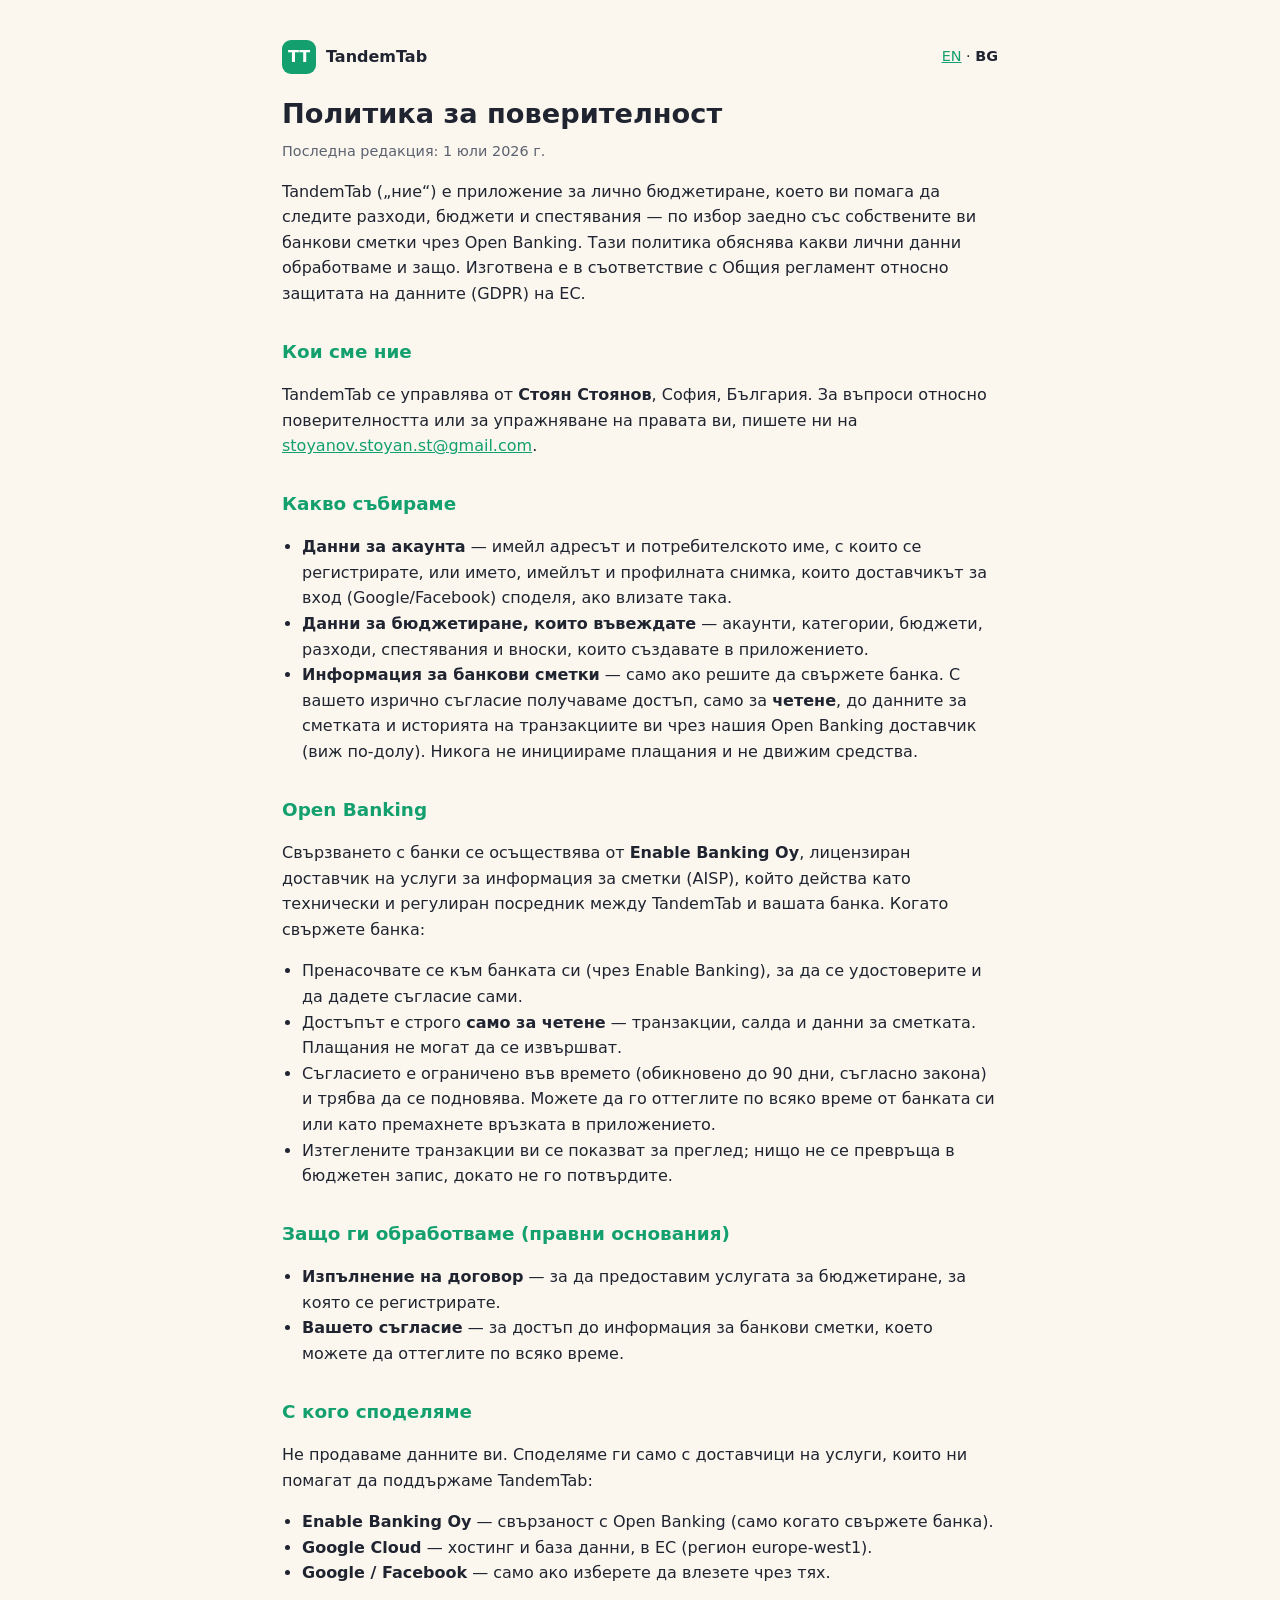
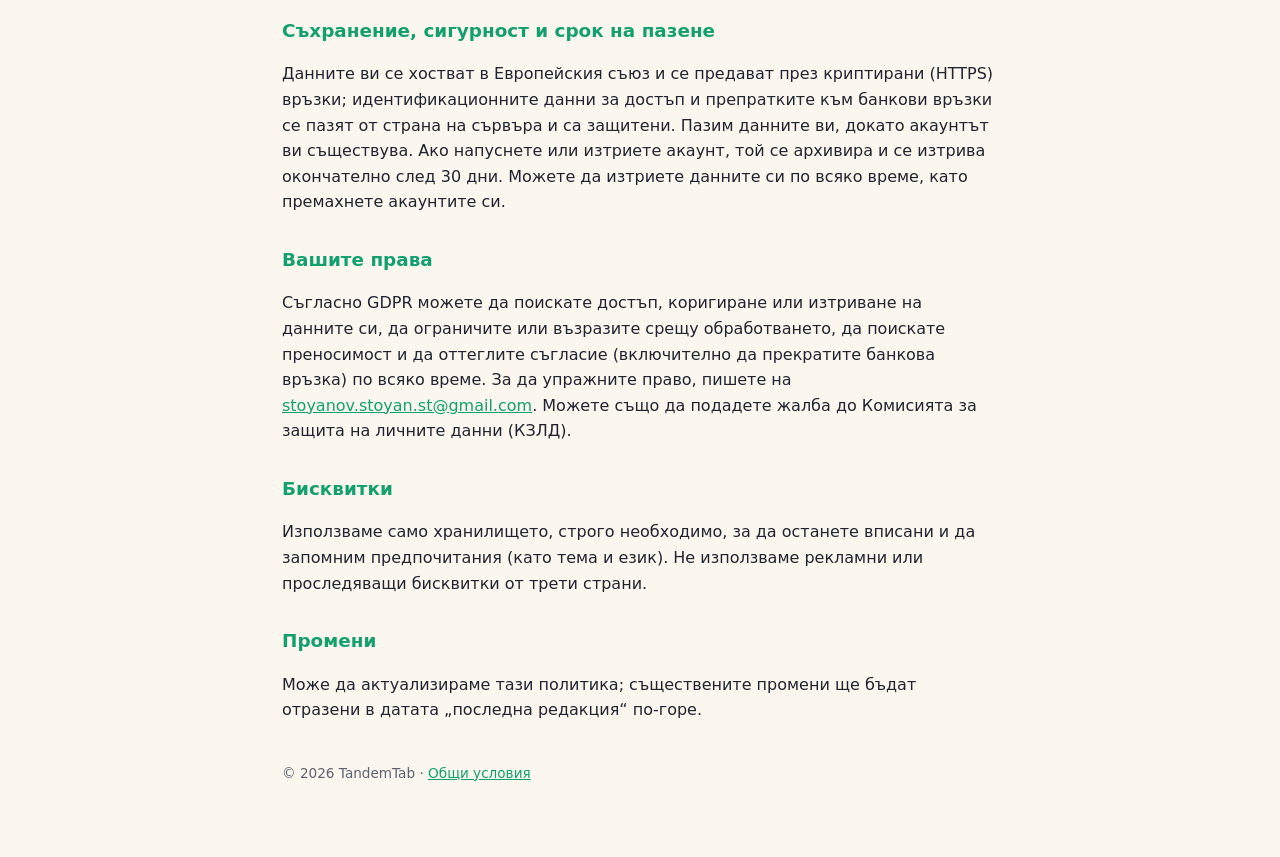
<file: src/FinApp.App.Web/wwwroot/privacy.bg.html>
<!DOCTYPE html>
<html lang="bg">
<head>
    <meta charset="utf-8" />
    <meta name="viewport" content="width=device-width, initial-scale=1" />
    <title>Политика за поверителност — TandemTab</title>
    <style>
        :root { --mint: #13a06e; --ink: #1f2430; --muted: #5b6270; --cream: #fbf7ef; --line: #e6e2d8; }
        * { box-sizing: border-box; }
        body { margin: 0; background: var(--cream); color: var(--ink); font-family: system-ui, -apple-system, "Segoe UI", Roboto, sans-serif; line-height: 1.6; }
        .wrap { max-width: 760px; margin: 0 auto; padding: 40px 22px 72px; }
        header { display: flex; align-items: center; gap: 10px; margin-bottom: 8px; }
        .logo { width: 34px; height: 34px; border-radius: 9px; background: var(--mint); color: #fff; display: grid; place-items: center; font-weight: 800; }
        .lang { margin-left: auto; font-size: .9rem; }
        h1 { font-size: 1.7rem; margin: 18px 0 4px; }
        h2 { font-size: 1.15rem; margin: 30px 0 8px; color: var(--mint); }
        .updated { color: var(--muted); font-size: .9rem; margin: 0 0 8px; }
        a { color: var(--mint); }
        ul { padding-left: 20px; }
        footer { margin-top: 40px; color: var(--muted); font-size: .85rem; }
    </style>
</head>
<body>
    <div class="wrap">
        <header><span class="logo">TT</span> <strong>TandemTab</strong>
            <span class="lang"><a href="/privacy.html">EN</a> · <strong>BG</strong></span></header>
        <h1>Политика за поверителност</h1>
        <p class="updated">Последна редакция: 1 юли 2026 г.</p>

        <p>TandemTab („ние“) е приложение за лично бюджетиране, което ви помага да следите разходи, бюджети и
        спестявания — по избор заедно със собствените ви банкови сметки чрез Open Banking. Тази политика обяснява
        какви лични данни обработваме и защо. Изготвена е в съответствие с Общия регламент относно защитата на
        данните (GDPR) на ЕС.</p>

        <h2>Кои сме ние</h2>
        <p>TandemTab се управлява от <strong>Стоян Стоянов</strong>, София, България. За въпроси относно
        поверителността или за упражняване на правата ви, пишете ни на
        <a href="mailto:stoyanov.stoyan.st@gmail.com">stoyanov.stoyan.st@gmail.com</a>.</p>

        <h2>Какво събираме</h2>
        <ul>
            <li><strong>Данни за акаунта</strong> — имейл адресът и потребителското име, с които се регистрирате, или
            името, имейлът и профилната снимка, които доставчикът за вход (Google/Facebook) споделя, ако влизате така.</li>
            <li><strong>Данни за бюджетиране, които въвеждате</strong> — акаунти, категории, бюджети, разходи,
            спестявания и вноски, които създавате в приложението.</li>
            <li><strong>Информация за банкови сметки</strong> — само ако решите да свържете банка. С вашето изрично
            съгласие получаваме достъп, само за <strong>четене</strong>, до данните за сметката и историята на
            транзакциите ви чрез нашия Open Banking доставчик (виж по-долу). Никога не инициираме плащания и не
            движим средства.</li>
        </ul>

        <h2>Open Banking</h2>
        <p>Свързването с банки се осъществява от <strong>Enable Banking Oy</strong>, лицензиран доставчик на услуги
        за информация за сметки (AISP), който действа като технически и регулиран посредник между TandemTab и вашата
        банка. Когато свържете банка:</p>
        <ul>
            <li>Пренасочвате се към банката си (чрез Enable Banking), за да се удостоверите и да дадете съгласие сами.</li>
            <li>Достъпът е строго <strong>само за четене</strong> — транзакции, салда и данни за сметката. Плащания
            не могат да се извършват.</li>
            <li>Съгласието е ограничено във времето (обикновено до 90 дни, съгласно закона) и трябва да се подновява.
            Можете да го оттеглите по всяко време от банката си или като премахнете връзката в приложението.</li>
            <li>Изтеглените транзакции ви се показват за преглед; нищо не се превръща в бюджетен запис, докато не го
            потвърдите.</li>
        </ul>

        <h2>Защо ги обработваме (правни основания)</h2>
        <ul>
            <li><strong>Изпълнение на договор</strong> — за да предоставим услугата за бюджетиране, за която се
            регистрирате.</li>
            <li><strong>Вашето съгласие</strong> — за достъп до информация за банкови сметки, което можете да
            оттеглите по всяко време.</li>
        </ul>

        <h2>С кого споделяме</h2>
        <p>Не продаваме данните ви. Споделяме ги само с доставчици на услуги, които ни помагат да поддържаме TandemTab:</p>
        <ul>
            <li><strong>Enable Banking Oy</strong> — свързаност с Open Banking (само когато свържете банка).</li>
            <li><strong>Google Cloud</strong> — хостинг и база данни, в ЕС (регион europe-west1).</li>
            <li><strong>Google / Facebook</strong> — само ако изберете да влезете чрез тях.</li>
        </ul>

        <h2>Съхранение, сигурност и срок на пазене</h2>
        <p>Данните ви се хостват в Европейския съюз и се предават през криптирани (HTTPS) връзки; идентификационните
        данни за достъп и препратките към банкови връзки се пазят от страна на сървъра и са защитени. Пазим данните
        ви, докато акаунтът ви съществува. Ако напуснете или изтриете акаунт, той се архивира и се изтрива окончателно
        след 30 дни. Можете да изтриете данните си по всяко време, като премахнете акаунтите си.</p>

        <h2>Вашите права</h2>
        <p>Съгласно GDPR можете да поискате достъп, коригиране или изтриване на данните си, да ограничите или възразите
        срещу обработването, да поискате преносимост и да оттеглите съгласие (включително да прекратите банкова
        връзка) по всяко време. За да упражните право, пишете на
        <a href="mailto:stoyanov.stoyan.st@gmail.com">stoyanov.stoyan.st@gmail.com</a>. Можете също да подадете жалба
        до Комисията за защита на личните данни (КЗЛД).</p>

        <h2>Бисквитки</h2>
        <p>Използваме само хранилището, строго необходимо, за да останете вписани и да запомним предпочитания (като
        тема и език). Не използваме рекламни или проследяващи бисквитки от трети страни.</p>

        <h2>Промени</h2>
        <p>Може да актуализираме тази политика; съществените промени ще бъдат отразени в датата „последна редакция“
        по-горе.</p>

        <footer>© 2026 TandemTab · <a href="/terms.bg.html">Общи условия</a></footer>
    </div>
</body>
</html>
</file>
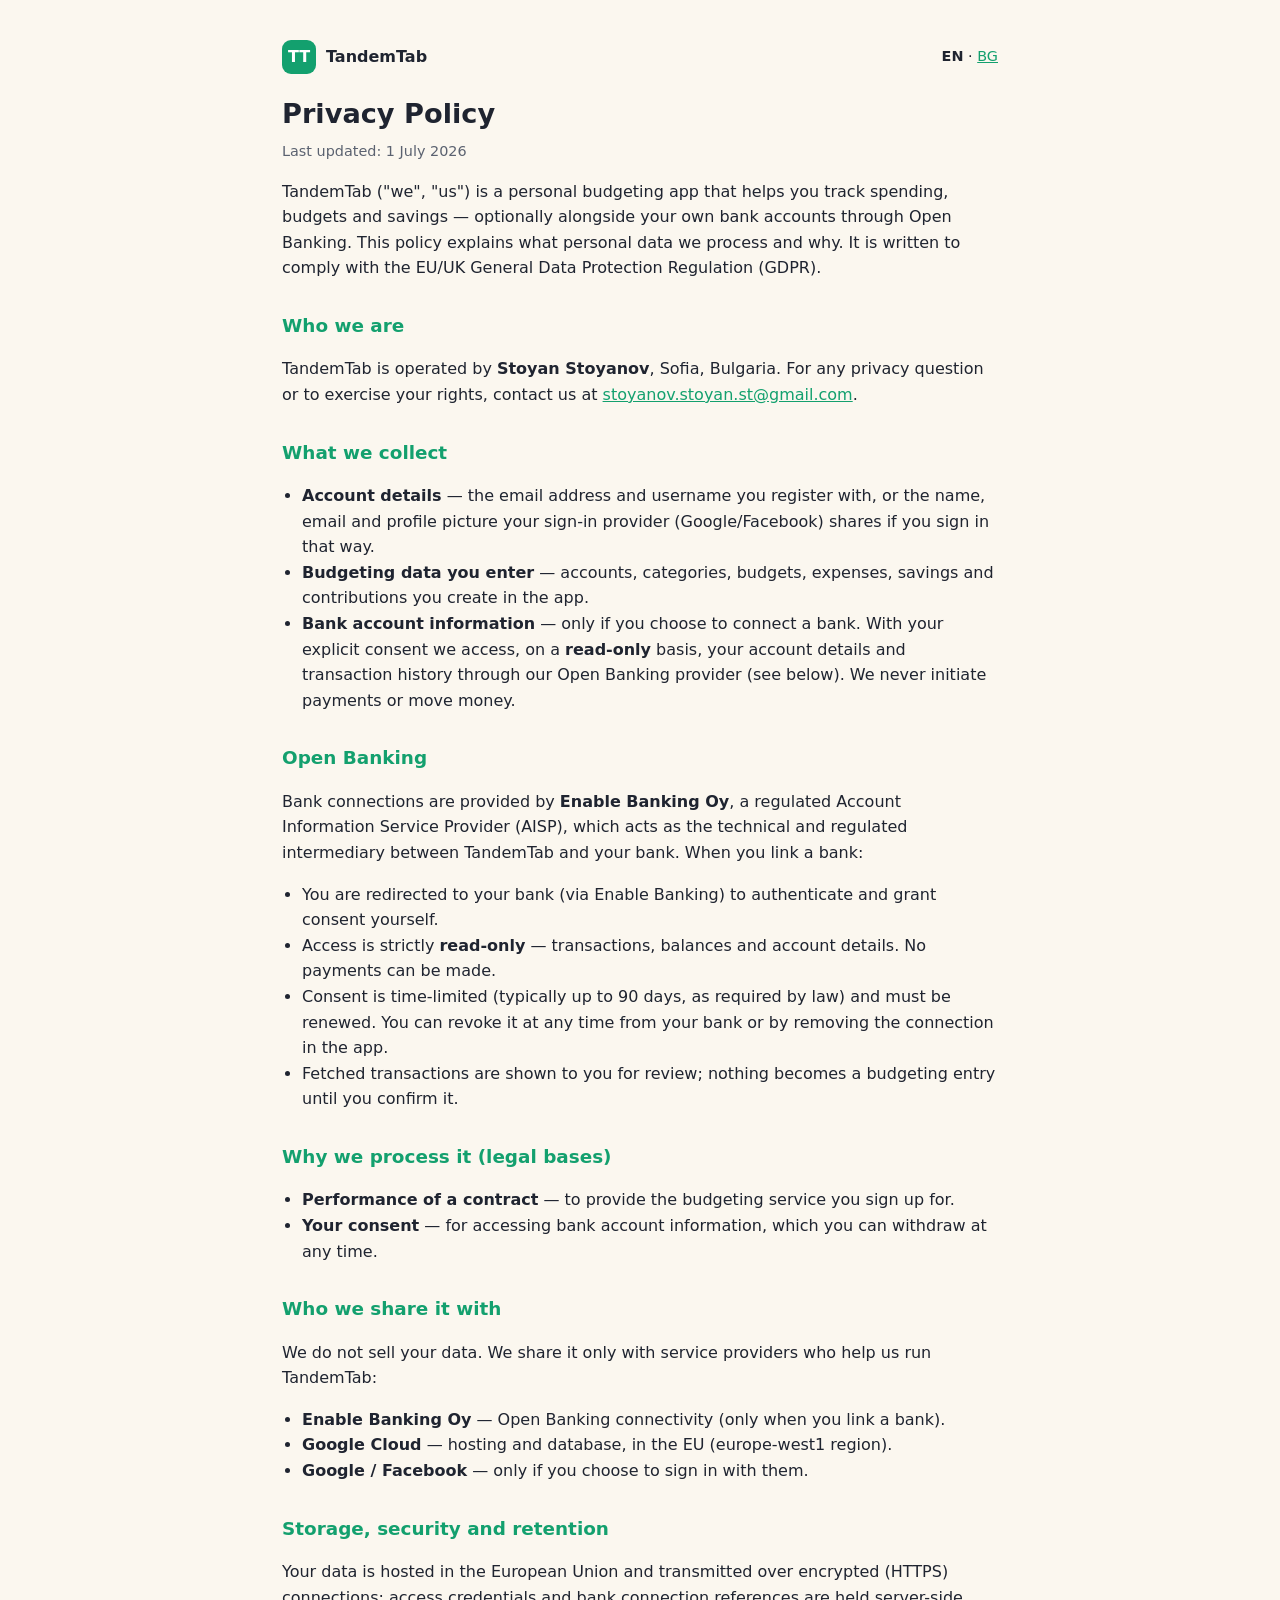
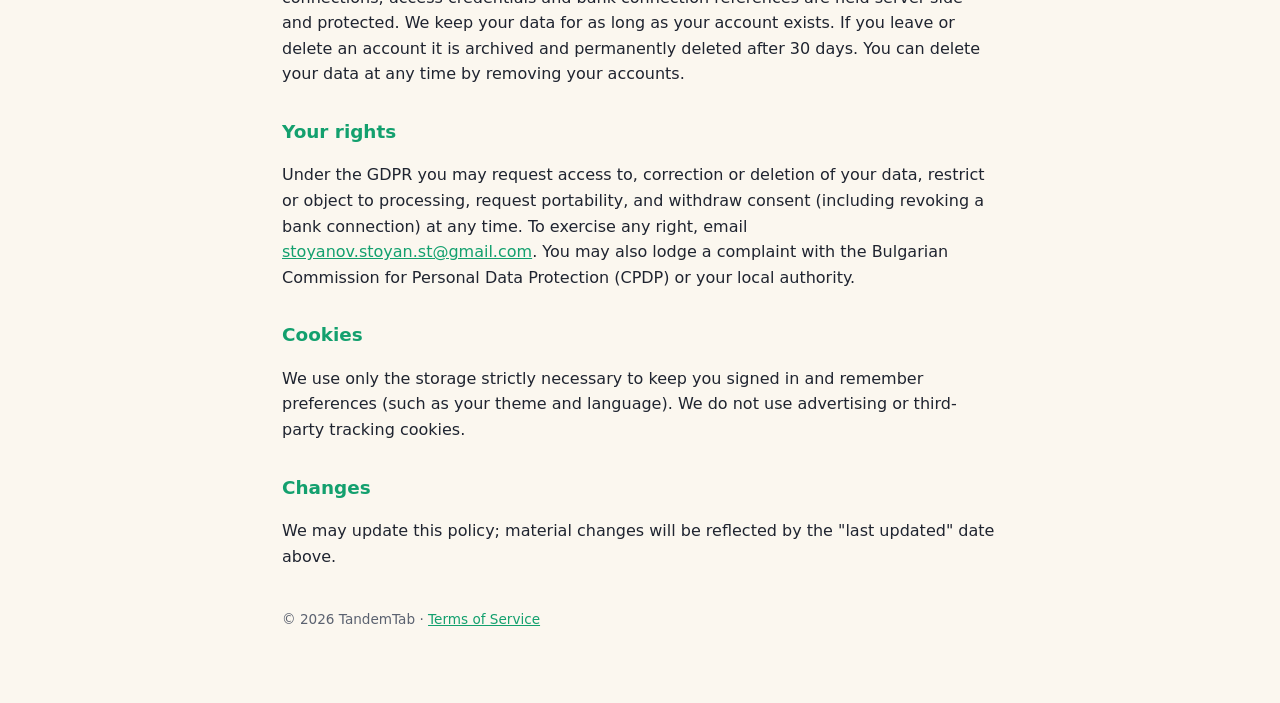
<file: src/FinApp.App.Web/wwwroot/privacy.html>
<!DOCTYPE html>
<html lang="en">
<head>
    <meta charset="utf-8" />
    <meta name="viewport" content="width=device-width, initial-scale=1" />
    <title>Privacy Policy — TandemTab</title>
    <style>
        :root { --mint: #13a06e; --ink: #1f2430; --muted: #5b6270; --cream: #fbf7ef; --line: #e6e2d8; }
        * { box-sizing: border-box; }
        body { margin: 0; background: var(--cream); color: var(--ink); font-family: system-ui, -apple-system, "Segoe UI", Roboto, sans-serif; line-height: 1.6; }
        .wrap { max-width: 760px; margin: 0 auto; padding: 40px 22px 72px; }
        header { display: flex; align-items: center; gap: 10px; margin-bottom: 8px; }
        .logo { width: 34px; height: 34px; border-radius: 9px; background: var(--mint); color: #fff; display: grid; place-items: center; font-weight: 800; }
        .lang { margin-left: auto; font-size: .9rem; }
        h1 { font-size: 1.7rem; margin: 18px 0 4px; }
        h2 { font-size: 1.15rem; margin: 30px 0 8px; color: var(--mint); }
        .updated { color: var(--muted); font-size: .9rem; margin: 0 0 8px; }
        a { color: var(--mint); }
        ul { padding-left: 20px; }
        footer { margin-top: 40px; color: var(--muted); font-size: .85rem; }
    </style>
</head>
<body>
    <div class="wrap">
        <header><span class="logo">TT</span> <strong>TandemTab</strong>
            <span class="lang"><strong>EN</strong> · <a href="/privacy.bg.html">BG</a></span></header>
        <h1>Privacy Policy</h1>
        <p class="updated">Last updated: 1 July 2026</p>

        <p>TandemTab ("we", "us") is a personal budgeting app that helps you track spending, budgets and savings —
        optionally alongside your own bank accounts through Open Banking. This policy explains what personal data we
        process and why. It is written to comply with the EU/UK General Data Protection Regulation (GDPR).</p>

        <h2>Who we are</h2>
        <p>TandemTab is operated by <strong>Stoyan Stoyanov</strong>, Sofia, Bulgaria. For any privacy question or to
        exercise your rights, contact us at <a href="mailto:stoyanov.stoyan.st@gmail.com">stoyanov.stoyan.st@gmail.com</a>.</p>

        <h2>What we collect</h2>
        <ul>
            <li><strong>Account details</strong> — the email address and username you register with, or the name,
            email and profile picture your sign-in provider (Google/Facebook) shares if you sign in that way.</li>
            <li><strong>Budgeting data you enter</strong> — accounts, categories, budgets, expenses, savings and
            contributions you create in the app.</li>
            <li><strong>Bank account information</strong> — only if you choose to connect a bank. With your explicit
            consent we access, on a <strong>read-only</strong> basis, your account details and transaction history
            through our Open Banking provider (see below). We never initiate payments or move money.</li>
        </ul>

        <h2>Open Banking</h2>
        <p>Bank connections are provided by <strong>Enable Banking Oy</strong>, a regulated Account Information
        Service Provider (AISP), which acts as the technical and regulated intermediary between TandemTab and your
        bank. When you link a bank:</p>
        <ul>
            <li>You are redirected to your bank (via Enable Banking) to authenticate and grant consent yourself.</li>
            <li>Access is strictly <strong>read-only</strong> — transactions, balances and account details. No
            payments can be made.</li>
            <li>Consent is time-limited (typically up to 90 days, as required by law) and must be renewed. You can
            revoke it at any time from your bank or by removing the connection in the app.</li>
            <li>Fetched transactions are shown to you for review; nothing becomes a budgeting entry until you confirm it.</li>
        </ul>

        <h2>Why we process it (legal bases)</h2>
        <ul>
            <li><strong>Performance of a contract</strong> — to provide the budgeting service you sign up for.</li>
            <li><strong>Your consent</strong> — for accessing bank account information, which you can withdraw at any time.</li>
        </ul>

        <h2>Who we share it with</h2>
        <p>We do not sell your data. We share it only with service providers who help us run TandemTab:</p>
        <ul>
            <li><strong>Enable Banking Oy</strong> — Open Banking connectivity (only when you link a bank).</li>
            <li><strong>Google Cloud</strong> — hosting and database, in the EU (europe-west1 region).</li>
            <li><strong>Google / Facebook</strong> — only if you choose to sign in with them.</li>
        </ul>

        <h2>Storage, security and retention</h2>
        <p>Your data is hosted in the European Union and transmitted over encrypted (HTTPS) connections; access
        credentials and bank connection references are held server-side and protected. We keep your data for as long
        as your account exists. If you leave or delete an account it is archived and permanently deleted after 30 days.
        You can delete your data at any time by removing your accounts.</p>

        <h2>Your rights</h2>
        <p>Under the GDPR you may request access to, correction or deletion of your data, restrict or object to
        processing, request portability, and withdraw consent (including revoking a bank connection) at any time. To
        exercise any right, email <a href="mailto:stoyanov.stoyan.st@gmail.com">stoyanov.stoyan.st@gmail.com</a>. You may
        also lodge a complaint with the Bulgarian Commission for Personal Data Protection (CPDP) or your local authority.</p>

        <h2>Cookies</h2>
        <p>We use only the storage strictly necessary to keep you signed in and remember preferences (such as your
        theme and language). We do not use advertising or third-party tracking cookies.</p>

        <h2>Changes</h2>
        <p>We may update this policy; material changes will be reflected by the "last updated" date above.</p>

        <footer>© 2026 TandemTab · <a href="/terms.html">Terms of Service</a></footer>
    </div>
</body>
</html>
</file>
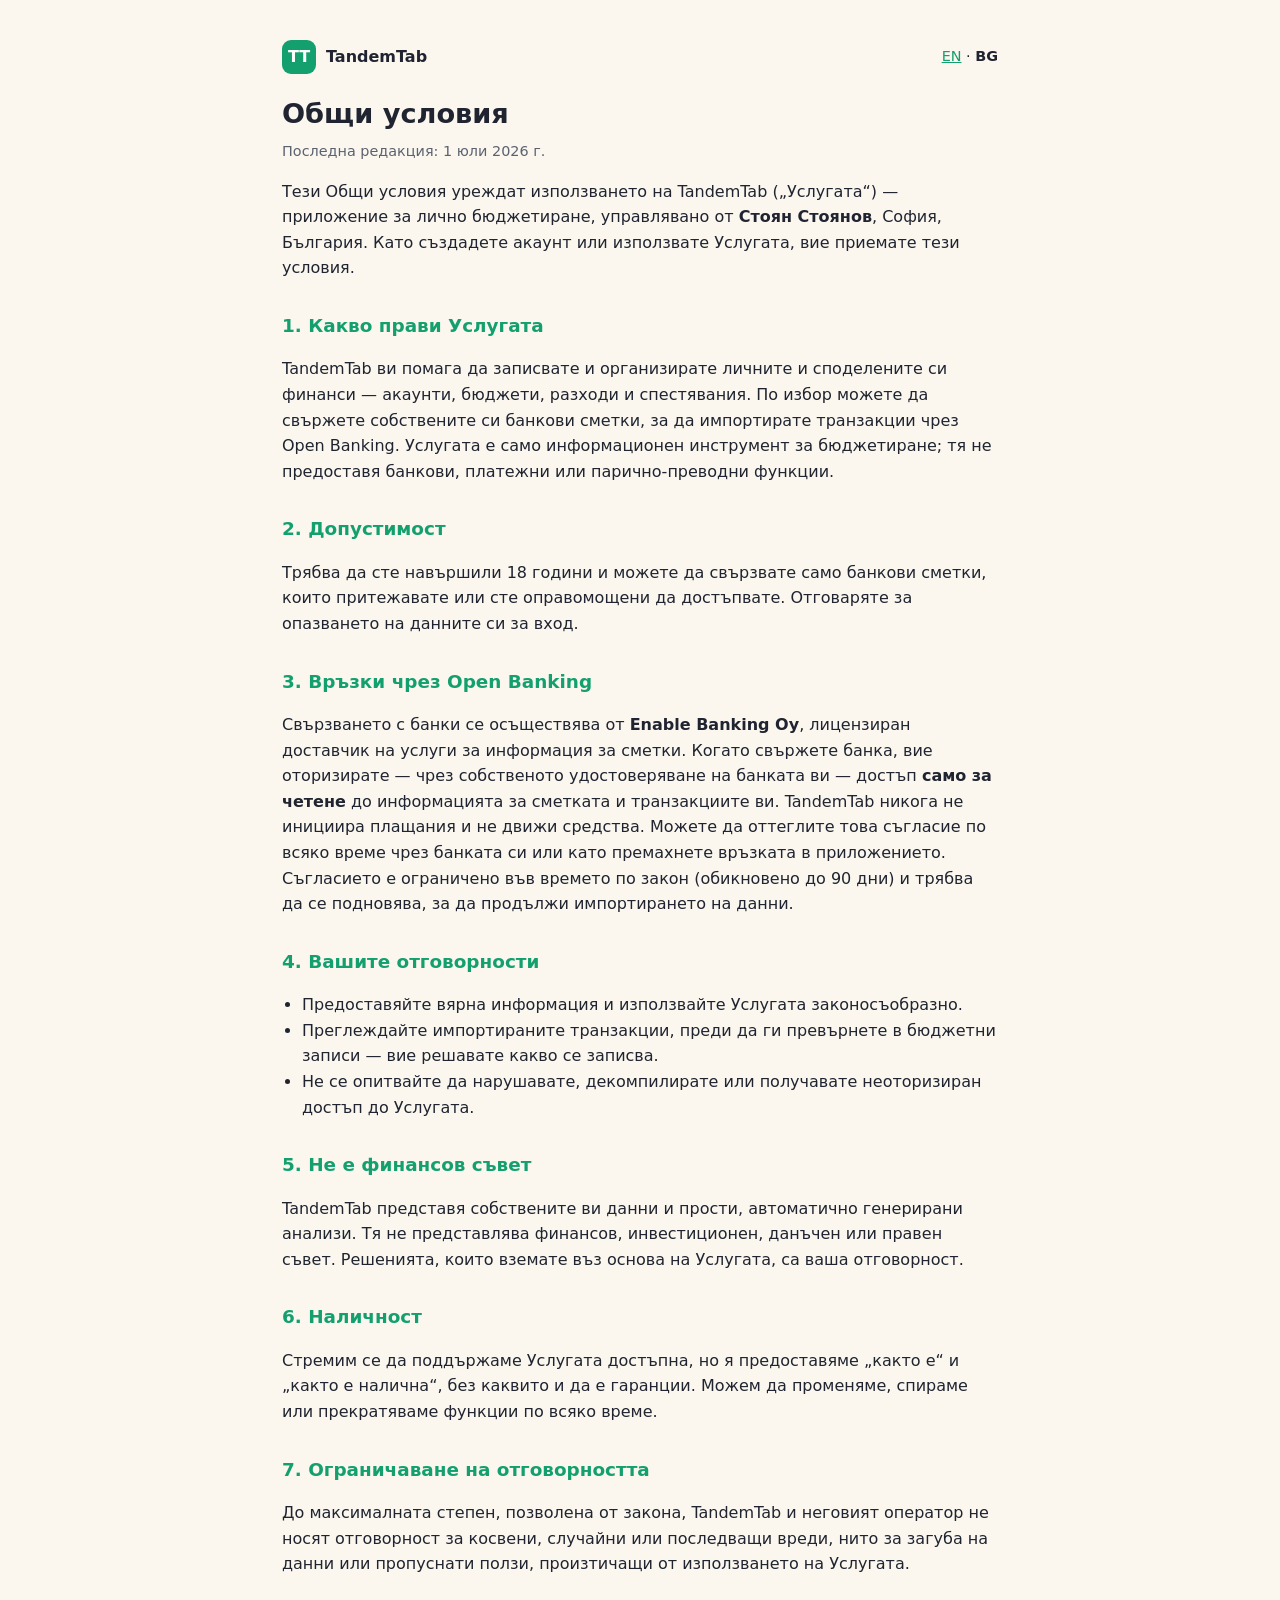
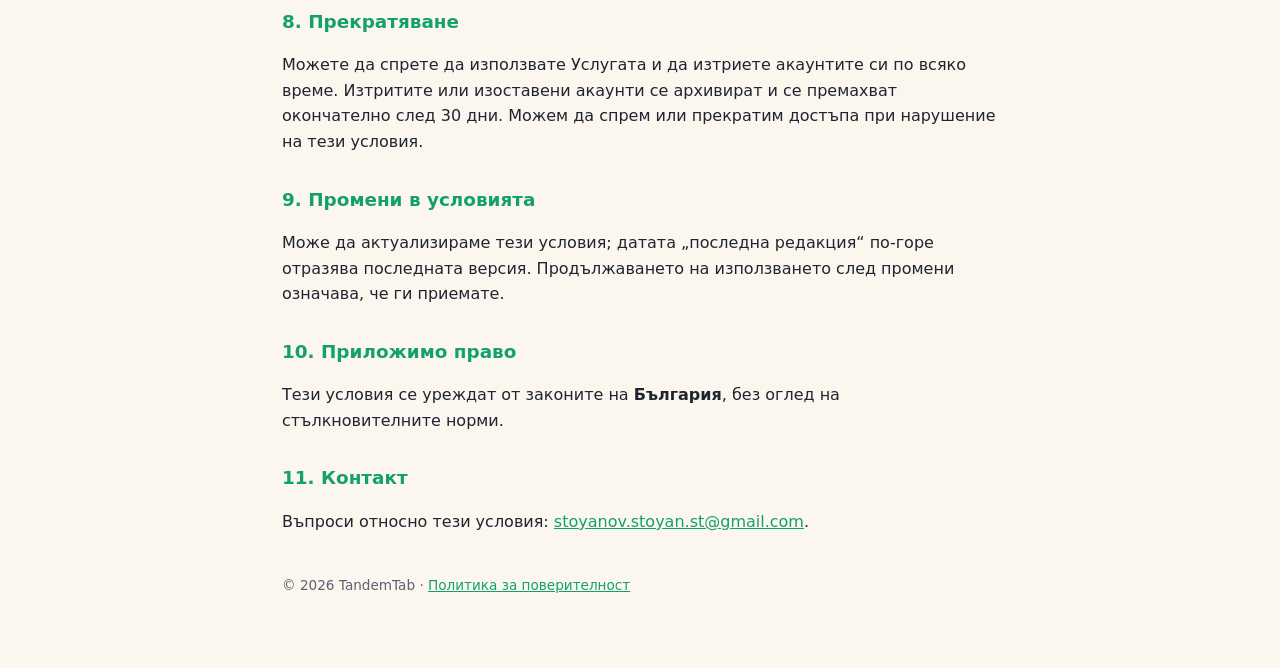
<file: src/FinApp.App.Web/wwwroot/terms.bg.html>
<!DOCTYPE html>
<html lang="bg">
<head>
    <meta charset="utf-8" />
    <meta name="viewport" content="width=device-width, initial-scale=1" />
    <title>Общи условия — TandemTab</title>
    <style>
        :root { --mint: #13a06e; --ink: #1f2430; --muted: #5b6270; --cream: #fbf7ef; --line: #e6e2d8; }
        * { box-sizing: border-box; }
        body { margin: 0; background: var(--cream); color: var(--ink); font-family: system-ui, -apple-system, "Segoe UI", Roboto, sans-serif; line-height: 1.6; }
        .wrap { max-width: 760px; margin: 0 auto; padding: 40px 22px 72px; }
        header { display: flex; align-items: center; gap: 10px; margin-bottom: 8px; }
        .logo { width: 34px; height: 34px; border-radius: 9px; background: var(--mint); color: #fff; display: grid; place-items: center; font-weight: 800; }
        .lang { margin-left: auto; font-size: .9rem; }
        h1 { font-size: 1.7rem; margin: 18px 0 4px; }
        h2 { font-size: 1.15rem; margin: 30px 0 8px; color: var(--mint); }
        .updated { color: var(--muted); font-size: .9rem; margin: 0 0 8px; }
        a { color: var(--mint); }
        ul { padding-left: 20px; }
        footer { margin-top: 40px; color: var(--muted); font-size: .85rem; }
    </style>
</head>
<body>
    <div class="wrap">
        <header><span class="logo">TT</span> <strong>TandemTab</strong>
            <span class="lang"><a href="/terms.html">EN</a> · <strong>BG</strong></span></header>
        <h1>Общи условия</h1>
        <p class="updated">Последна редакция: 1 юли 2026 г.</p>

        <p>Тези Общи условия уреждат използването на TandemTab („Услугата“) — приложение за лично бюджетиране,
        управлявано от <strong>Стоян Стоянов</strong>, София, България. Като създадете акаунт или използвате Услугата,
        вие приемате тези условия.</p>

        <h2>1. Какво прави Услугата</h2>
        <p>TandemTab ви помага да записвате и организирате личните и споделените си финанси — акаунти, бюджети, разходи
        и спестявания. По избор можете да свържете собствените си банкови сметки, за да импортирате транзакции чрез
        Open Banking. Услугата е само информационен инструмент за бюджетиране; тя не предоставя банкови, платежни или
        парично-преводни функции.</p>

        <h2>2. Допустимост</h2>
        <p>Трябва да сте навършили 18 години и можете да свързвате само банкови сметки, които притежавате или сте
        оправомощени да достъпвате. Отговаряте за опазването на данните си за вход.</p>

        <h2>3. Връзки чрез Open Banking</h2>
        <p>Свързването с банки се осъществява от <strong>Enable Banking Oy</strong>, лицензиран доставчик на услуги за
        информация за сметки. Когато свържете банка, вие оторизирате — чрез собственото удостоверяване на банката ви —
        достъп <strong>само за четене</strong> до информацията за сметката и транзакциите ви. TandemTab никога не
        инициира плащания и не движи средства. Можете да оттеглите това съгласие по всяко време чрез банката си или
        като премахнете връзката в приложението. Съгласието е ограничено във времето по закон (обикновено до 90 дни)
        и трябва да се подновява, за да продължи импортирането на данни.</p>

        <h2>4. Вашите отговорности</h2>
        <ul>
            <li>Предоставяйте вярна информация и използвайте Услугата законосъобразно.</li>
            <li>Преглеждайте импортираните транзакции, преди да ги превърнете в бюджетни записи — вие решавате какво
            се записва.</li>
            <li>Не се опитвайте да нарушавате, декомпилирате или получавате неоторизиран достъп до Услугата.</li>
        </ul>

        <h2>5. Не е финансов съвет</h2>
        <p>TandemTab представя собствените ви данни и прости, автоматично генерирани анализи. Тя не представлява
        финансов, инвестиционен, данъчен или правен съвет. Решенията, които вземате въз основа на Услугата, са ваша
        отговорност.</p>

        <h2>6. Наличност</h2>
        <p>Стремим се да поддържаме Услугата достъпна, но я предоставяме „както е“ и „както е налична“, без каквито и
        да е гаранции. Можем да променяме, спираме или прекратяваме функции по всяко време.</p>

        <h2>7. Ограничаване на отговорността</h2>
        <p>До максималната степен, позволена от закона, TandemTab и неговият оператор не носят отговорност за косвени,
        случайни или последващи вреди, нито за загуба на данни или пропуснати ползи, произтичащи от използването на
        Услугата.</p>

        <h2>8. Прекратяване</h2>
        <p>Можете да спрете да използвате Услугата и да изтриете акаунтите си по всяко време. Изтритите или изоставени
        акаунти се архивират и се премахват окончателно след 30 дни. Можем да спрем или прекратим достъпа при
        нарушение на тези условия.</p>

        <h2>9. Промени в условията</h2>
        <p>Може да актуализираме тези условия; датата „последна редакция“ по-горе отразява последната версия.
        Продължаването на използването след промени означава, че ги приемате.</p>

        <h2>10. Приложимо право</h2>
        <p>Тези условия се уреждат от законите на <strong>България</strong>, без оглед на стълкновителните норми.</p>

        <h2>11. Контакт</h2>
        <p>Въпроси относно тези условия: <a href="mailto:stoyanov.stoyan.st@gmail.com">stoyanov.stoyan.st@gmail.com</a>.</p>

        <footer>© 2026 TandemTab · <a href="/privacy.bg.html">Политика за поверителност</a></footer>
    </div>
</body>
</html>
</file>
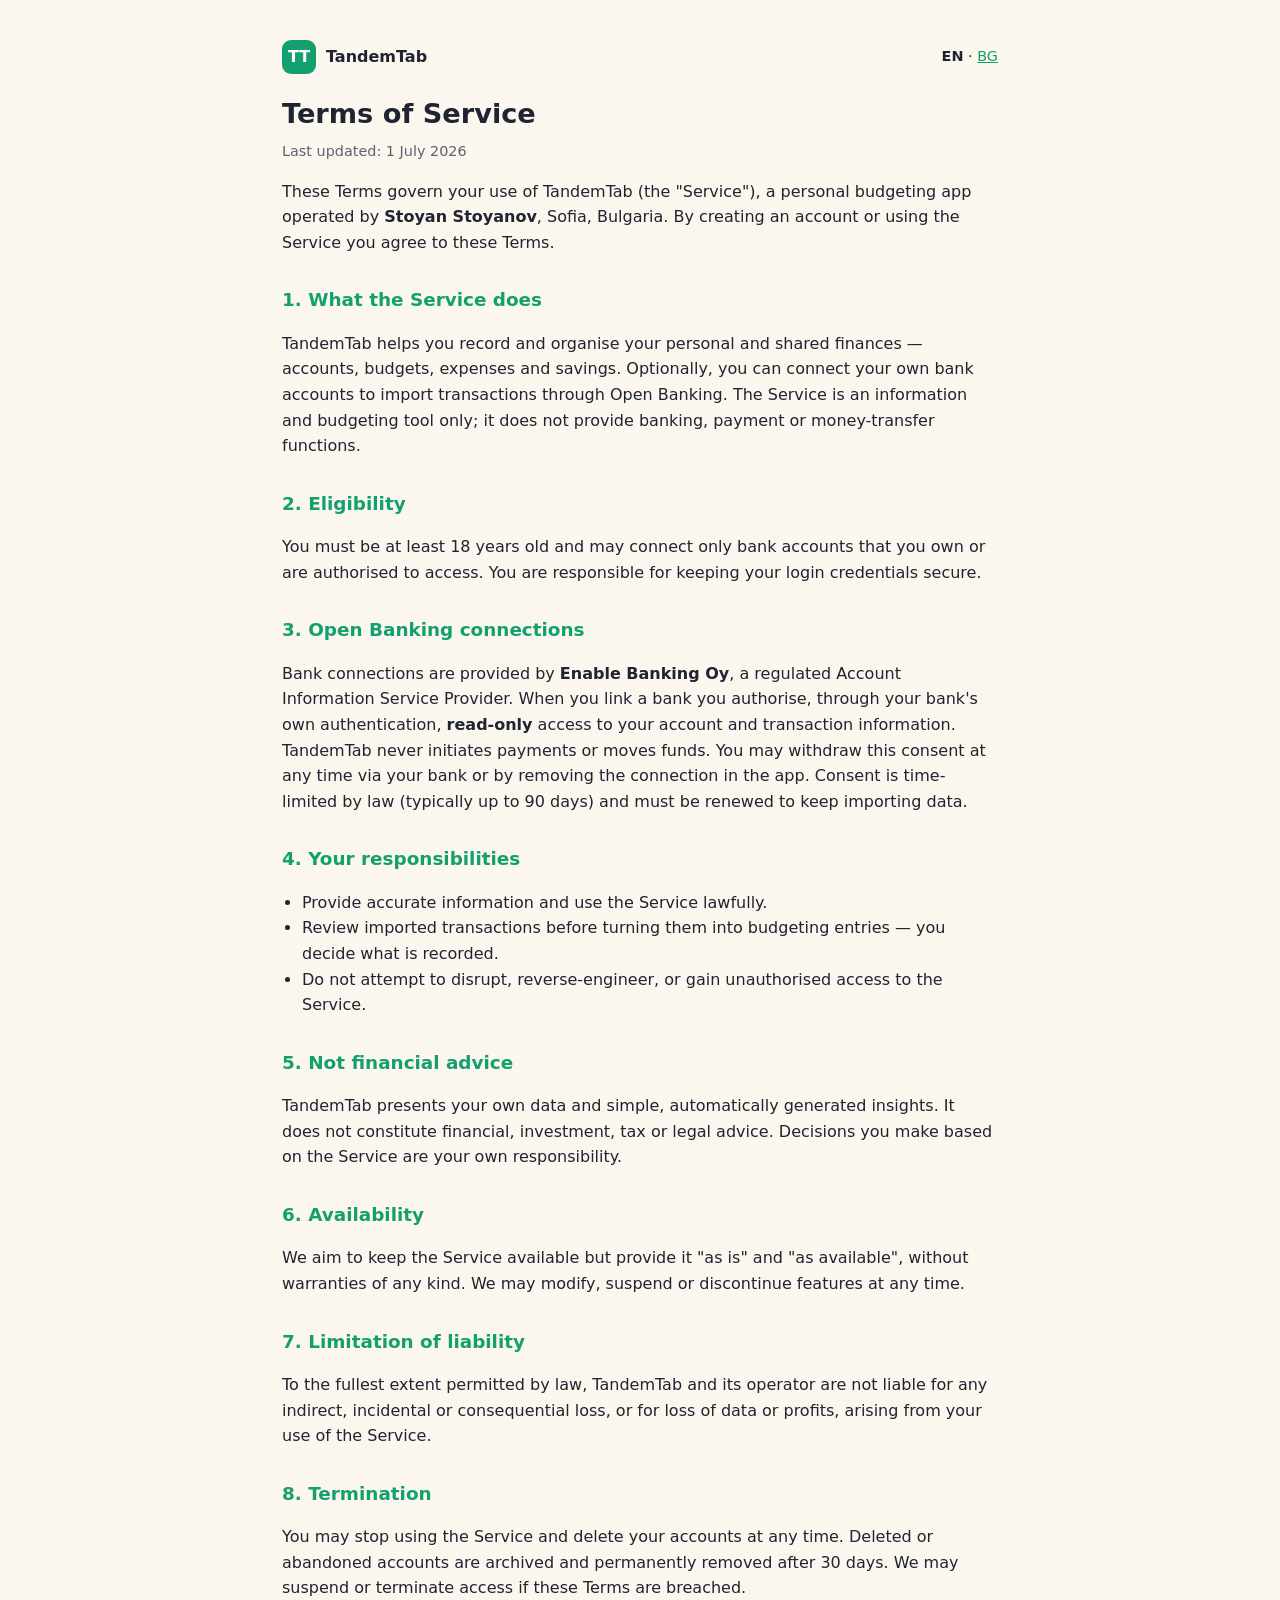
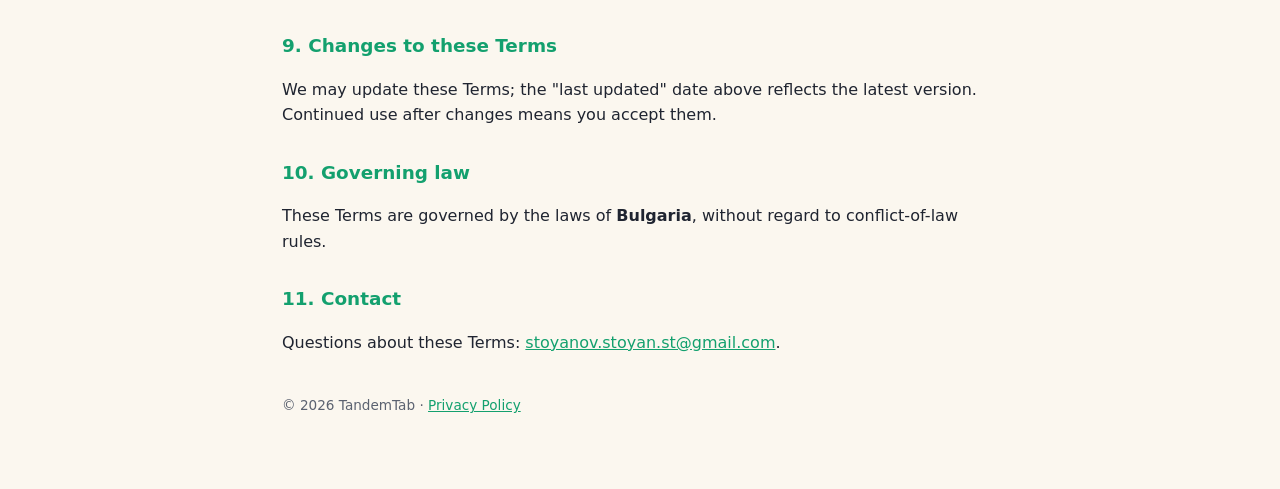
<file: src/FinApp.App.Web/wwwroot/terms.html>
<!DOCTYPE html>
<html lang="en">
<head>
    <meta charset="utf-8" />
    <meta name="viewport" content="width=device-width, initial-scale=1" />
    <title>Terms of Service — TandemTab</title>
    <style>
        :root { --mint: #13a06e; --ink: #1f2430; --muted: #5b6270; --cream: #fbf7ef; --line: #e6e2d8; }
        * { box-sizing: border-box; }
        body { margin: 0; background: var(--cream); color: var(--ink); font-family: system-ui, -apple-system, "Segoe UI", Roboto, sans-serif; line-height: 1.6; }
        .wrap { max-width: 760px; margin: 0 auto; padding: 40px 22px 72px; }
        header { display: flex; align-items: center; gap: 10px; margin-bottom: 8px; }
        .logo { width: 34px; height: 34px; border-radius: 9px; background: var(--mint); color: #fff; display: grid; place-items: center; font-weight: 800; }
        .lang { margin-left: auto; font-size: .9rem; }
        h1 { font-size: 1.7rem; margin: 18px 0 4px; }
        h2 { font-size: 1.15rem; margin: 30px 0 8px; color: var(--mint); }
        .updated { color: var(--muted); font-size: .9rem; margin: 0 0 8px; }
        a { color: var(--mint); }
        ul { padding-left: 20px; }
        footer { margin-top: 40px; color: var(--muted); font-size: .85rem; }
    </style>
</head>
<body>
    <div class="wrap">
        <header><span class="logo">TT</span> <strong>TandemTab</strong>
            <span class="lang"><strong>EN</strong> · <a href="/terms.bg.html">BG</a></span></header>
        <h1>Terms of Service</h1>
        <p class="updated">Last updated: 1 July 2026</p>

        <p>These Terms govern your use of TandemTab (the "Service"), a personal budgeting app operated by
        <strong>Stoyan Stoyanov</strong>, Sofia, Bulgaria. By creating an account or using the Service you agree to these Terms.</p>

        <h2>1. What the Service does</h2>
        <p>TandemTab helps you record and organise your personal and shared finances — accounts, budgets, expenses and
        savings. Optionally, you can connect your own bank accounts to import transactions through Open Banking. The
        Service is an information and budgeting tool only; it does not provide banking, payment or money-transfer functions.</p>

        <h2>2. Eligibility</h2>
        <p>You must be at least 18 years old and may connect only bank accounts that you own or are authorised to
        access. You are responsible for keeping your login credentials secure.</p>

        <h2>3. Open Banking connections</h2>
        <p>Bank connections are provided by <strong>Enable Banking Oy</strong>, a regulated Account Information Service
        Provider. When you link a bank you authorise, through your bank's own authentication, <strong>read-only</strong>
        access to your account and transaction information. TandemTab never initiates payments or moves funds. You may
        withdraw this consent at any time via your bank or by removing the connection in the app. Consent is
        time-limited by law (typically up to 90 days) and must be renewed to keep importing data.</p>

        <h2>4. Your responsibilities</h2>
        <ul>
            <li>Provide accurate information and use the Service lawfully.</li>
            <li>Review imported transactions before turning them into budgeting entries — you decide what is recorded.</li>
            <li>Do not attempt to disrupt, reverse-engineer, or gain unauthorised access to the Service.</li>
        </ul>

        <h2>5. Not financial advice</h2>
        <p>TandemTab presents your own data and simple, automatically generated insights. It does not constitute
        financial, investment, tax or legal advice. Decisions you make based on the Service are your own responsibility.</p>

        <h2>6. Availability</h2>
        <p>We aim to keep the Service available but provide it "as is" and "as available", without warranties of any
        kind. We may modify, suspend or discontinue features at any time.</p>

        <h2>7. Limitation of liability</h2>
        <p>To the fullest extent permitted by law, TandemTab and its operator are not liable for any indirect,
        incidental or consequential loss, or for loss of data or profits, arising from your use of the Service.</p>

        <h2>8. Termination</h2>
        <p>You may stop using the Service and delete your accounts at any time. Deleted or abandoned accounts are
        archived and permanently removed after 30 days. We may suspend or terminate access if these Terms are breached.</p>

        <h2>9. Changes to these Terms</h2>
        <p>We may update these Terms; the "last updated" date above reflects the latest version. Continued use after
        changes means you accept them.</p>

        <h2>10. Governing law</h2>
        <p>These Terms are governed by the laws of <strong>Bulgaria</strong>, without regard to conflict-of-law rules.</p>

        <h2>11. Contact</h2>
        <p>Questions about these Terms: <a href="mailto:stoyanov.stoyan.st@gmail.com">stoyanov.stoyan.st@gmail.com</a>.</p>

        <footer>© 2026 TandemTab · <a href="/privacy.html">Privacy Policy</a></footer>
    </div>
</body>
</html>
</file>
